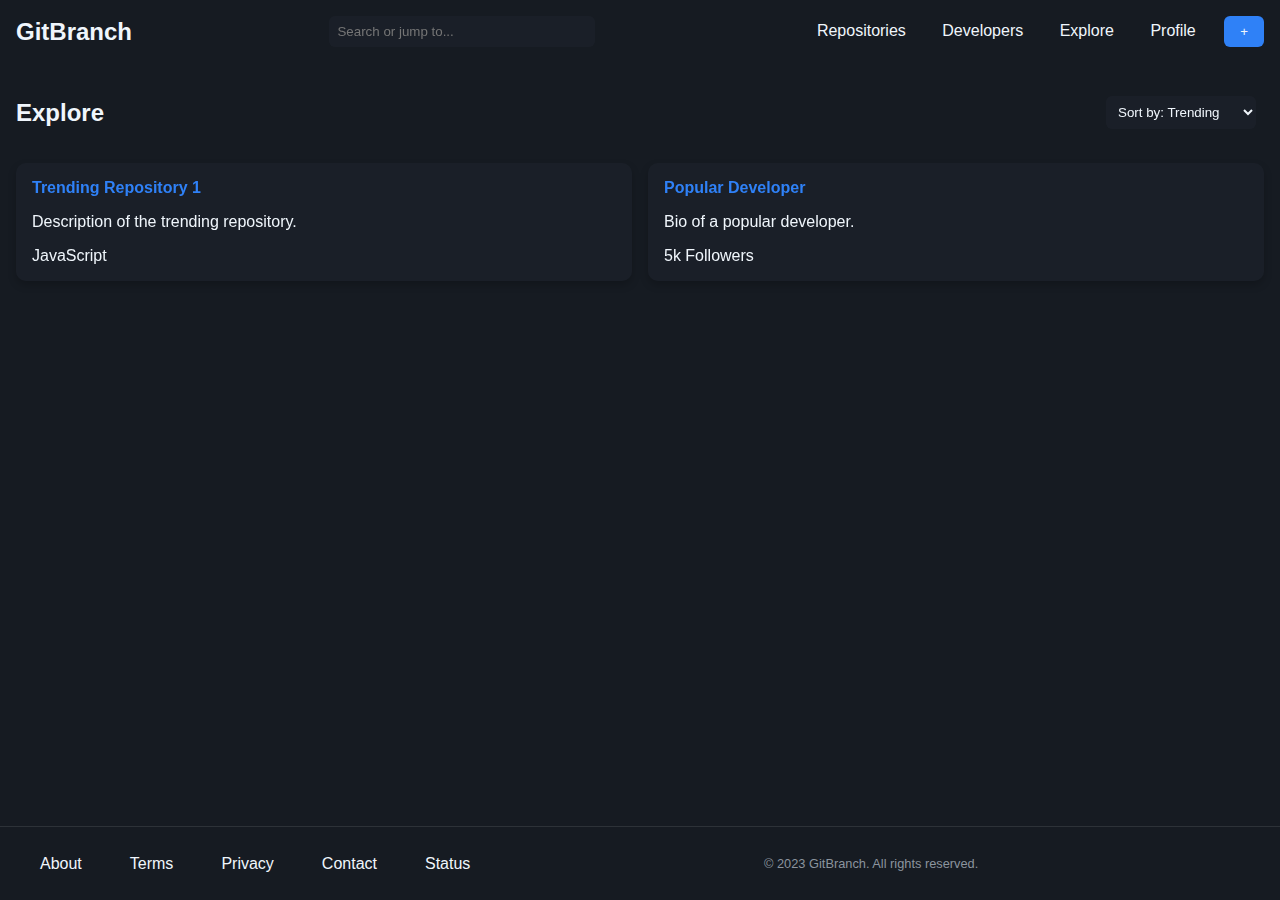
<file: docs/explore.html>
<!DOCTYPE html>
<html lang="en">
<head>
 <meta charset="UTF-8">
 <meta name="viewport" content="width=device-width, initial-scale=1.0">
 <title>Explore</title>
 <link rel="stylesheet" href="style.css">
</head>
<body>
 <header>
 <div class="logo">GitBranch</div>
 <div class="search-bar">
 <input type="text" placeholder="Search or jump to...">
 </div>
 <nav>
 <a href="repositories.html">Repositories</a>
 <a href="developers.html">Developers</a>
 <a href="explore.html">Explore</a>
 <div class="profile-dropdown">
 <a href="#">Profile</a>
 <div class="dropdown-content">
 <a href="#">Your Profile</a>
 <a href="#">Settings</a>
 <a href="#">Sign Out</a>
 </div>
 </div>
 <button class="plus-button">+</button>
 </nav>
 </header>

 <main>
 <section class="explore-page">
 <div class="top-bar">
 <h2>Explore</h2>
 <div class="filters">
 <select>
 <option>Sort by: Trending</option>
 <option>Sort by: Most Stars</option>
 <option>Sort by: Newest</option>
 </select>
 </div>
 </div>

 <div class="explore-content">
 <div class="explore-item">
 <a href="#" class="explore-item-name">Trending Repository 1</a>
 <p class="explore-item-description">Description of the trending repository.</p>
 <span class="explore-item-language">JavaScript</span>
 </div>
 <div class="explore-item">
 <a href="#" class="explore-item-name">Popular Developer</a>
 <p class="explore-item-description">Bio of a popular developer.</p>
 <span class="explore-item-followers">5k Followers</span>
 </div>
 </div>
 </section>
 </main>

 <footer>
 <nav>
 <a href="#">About</a>
 <a href="#">Terms</a>
 <a href="#">Privacy</a>
 <a href="#">Contact</a>
 <a href="#">Status</a>
 </nav>
 <p>&copy; 2023 GitBranch. All rights reserved.</p>
 <div class="social-icons"></div>
 </footer>
 <script src="script.js"></script>
</body>
</html>
</file>
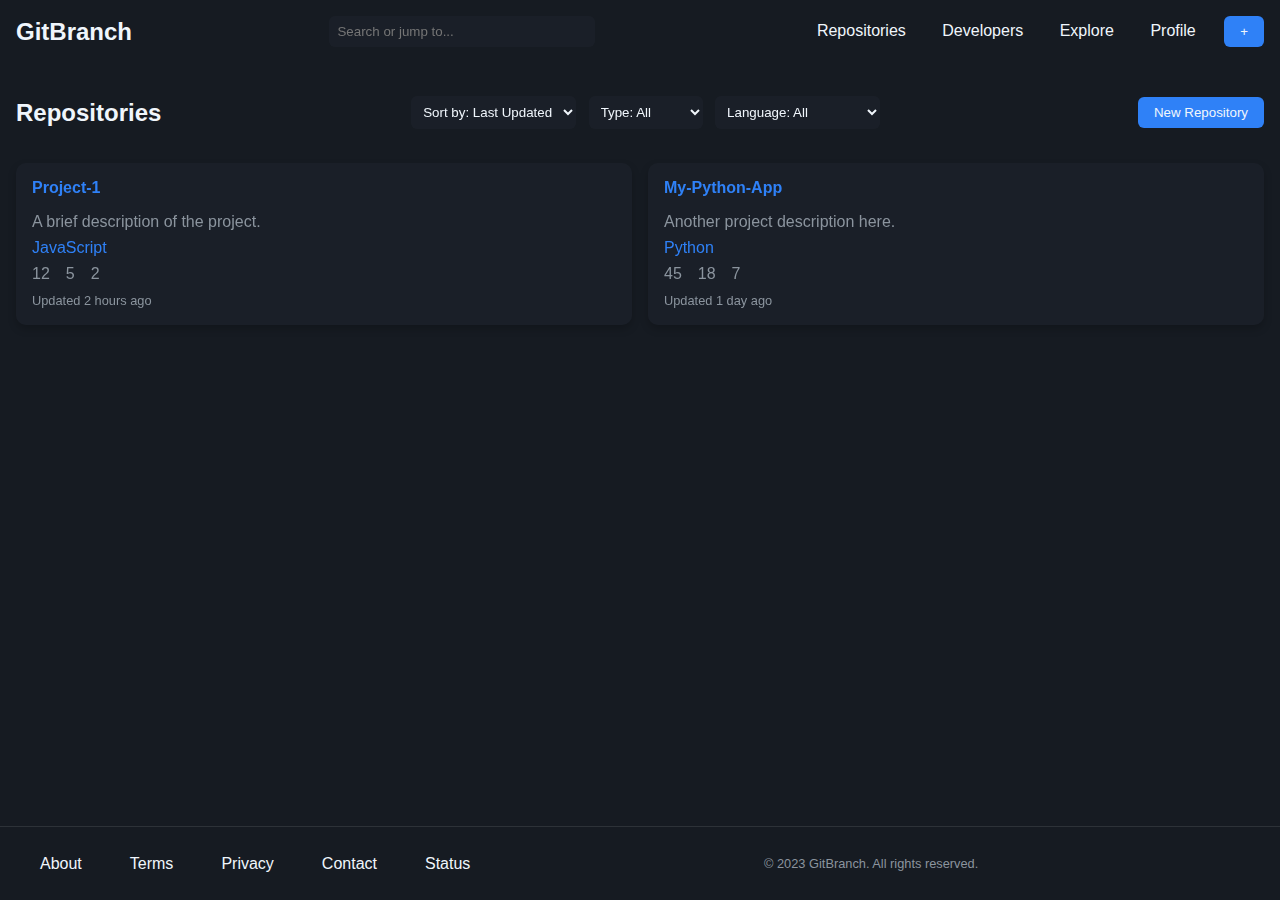
<file: docs/repositories.html>
<!DOCTYPE html>
<html lang="en">
<head>
    <meta charset="UTF-8">
    <meta name="viewport" content="width=device-width, initial-scale=1.0">
    <title>Repositories</title>
    <link rel="stylesheet" href="style.css">
</head>
<body>
    <header>
        <div class="logo">GitBranch</div>
        <div class="search-bar">
            <input type="text" placeholder="Search or jump to...">
        </div>
        <nav>
            <a href="repositories.html">Repositories</a>
            <a href="developers.html">Developers</a>
            <a href="explore.html">Explore</a>
            <div class="profile-dropdown">
                <a href="#">Profile</a>
                <div class="dropdown-content">
                    <a href="#">Your Profile</a>
                    <a href="#">Settings</a>
                    <a href="#">Sign Out</a>
                </div>
            </div>
            <button class="plus-button">+</button>
        </nav>
    </header>

    <main>
        <section class="repositories-page">
            <div class="top-bar">
                <h2>Repositories</h2>
                <div class="filters">
                    <select>
                        <option>Sort by: Last Updated</option>
                        <option>Sort by: Name</option>
                        <option>Sort by: Stars</option>
                    </select>
                    <select>
                        <option>Type: All</option>
                        <option>Type: Public</option>
                        <option>Type: Private</option>
                    </select>
                    <select>
                        <option>Language: All</option>
                        <option>Language: JavaScript</option>
                        <option>Language: Python</option>
                    </select>
                </div>
                <button class="btn-new-repo">New Repository</button>
            </div>

            <div class="repository-list">
                <div class="repo-card">
                    <a href="#" class="repo-name">Project-1</a>
                    <p class="repo-description">A brief description of the project.</p>
                    <span class="repo-language">JavaScript</span>
                    <div class="repo-stats">
                        <span><i class="star-icon"></i> 12</span>
                        <span><i class="fork-icon"></i> 5</span>
                        <span><i class="watch-icon"></i> 2</span>
                    </div>
                    <span class="repo-updated">Updated 2 hours ago</span>
                </div>
                <div class="repo-card">
                    <a href="#" class="repo-name">My-Python-App</a>
                    <p class="repo-description">Another project description here.</p>
                    <span class="repo-language">Python</span>
                    <div class="repo-stats">
                        <span><i class="star-icon"></i> 45</span>
                        <span><i class="fork-icon"></i> 18</span>
                        <span><i class="watch-icon"></i> 7</span>
                    </div>
                    <span class="repo-updated">Updated 1 day ago</span>
                </div>
            </div>
        </section>
    </main>

    <footer>
        <nav>
            <a href="#">About</a>
            <a href="#">Terms</a>
            <a href="#">Privacy</a>
            <a href="#">Contact</a>
            <a href="#">Status</a>
        </nav>
        <p>&copy; 2023 GitBranch. All rights reserved.</p>
        <div class="social-icons">
           </div>
    </footer>
<script  src="script.js"></script>
</body>
</html>
</file>
<file: docs/style.css>
/* General Styles */
body {
    font-family: 'Inter', sans-serif;
    background-color: #161b22;
    color: #f0f6fc;
    margin: 0;
    padding: 0;
    display: flex;
    flex-direction: column;
    min-height: 100vh;
}

a {
    color: #2f81f7;
    text-decoration: none;
}

a:hover {
    text-decoration: underline;
}

header,
footer {
    background-color: #161b22;
    padding: 1rem;
    display: flex;
    justify-content: space-between;
    align-items: center;
}

.logo {
    font-weight: bold;
    font-size: 1.5rem;
}

.search-bar input {
    background-color: rgba(30, 35, 45, 0.6);
    border: none;
    padding: 0.5rem;
    border-radius: 6px;
    color: #f0f6fc;
    backdrop-filter: blur(10px);
    width: 250px;
}

nav a {
    color: #f0f6fc;
    margin-left: 1rem;
    padding: 0.5rem;
    border-radius: 6px;
    transition: background-color 0.3s ease;
}

nav a:hover {
    background-color: rgba(255, 255, 255, 0.1);
    text-decoration: none;
}

.profile-dropdown {
    position: relative;
    display: inline-block;
}

.dropdown-content {
    display: none;
    position: absolute;
    background-color: rgba(30, 35, 45, 0.9);
    min-width: 160px;
    box-shadow: 0px 8px 16px 0px rgba(0,0,0,0.2);
    z-index: 1;
    border-radius: 6px;
    backdrop-filter: blur(10px);
    right: 0;
}

.profile-dropdown:hover .dropdown-content {
    display: block;
}

.dropdown-content a {
    color: #f0f6fc;
    padding: 12px 16px;
    text-decoration: none;
    display: block;
}

.plus-button {
    background-color: #2f81f7;
    color: #f0f6fc;
    border: none;
    padding: 0.5rem 1rem;
    border-radius: 6px;
    cursor: pointer;
    margin-left: 1rem;
}

main {
    flex: 1;
    padding: 1rem;
}

/* Hero Section */
.hero {
    background-image: url('https://images.unsplash.com/photo-1684493786877-744385d18590'); /* Blurry background */
    background-size: cover;
    background-position: center;
    display: flex;
    justify-content: center;
    align-items: center;
    padding: 4rem 0;
    position: relative;
    min-height: 400px;
}

.hero::before{
 content: '';
    position: absolute;
    top: 0;
    left: 0;
    width: 100%;
    height: 100%;
    background-color: rgba(0,0,0,0.5);

}

.hero-panel {
    background-color: rgba(30, 35, 45, 0.6);
    backdrop-filter: blur(10px);
    border-radius: 10px;
    padding: 2rem;
    text-align: center;
    box-shadow: 0 4px 8px rgba(0, 0, 0, 0.2);
    position: relative;
    z-index:1;
}

.hero h1 {
    font-size: 2.5rem;
    margin-bottom: 1rem;
}

.hero p {
    font-size: 1.2rem;
    margin-bottom: 2rem;
    color: #8b949e;
}

.hero-buttons button {
    margin: 0 0.5rem;
    padding: 0.75rem 1.5rem;
    border-radius: 6px;
    font-size: 1rem;
    cursor: pointer;
    transition: background-color 0.3s ease;
}

.btn-signup {
    background-color: #2f81f7;
    color: #f0f6fc;
    border: none;
}

.btn-explore {
    background-color: rgba(30, 35, 45, 0.6);
    color: #f0f6fc;
    border: 1px solid rgba(255, 255, 255, 0.1);
}

/* Features Section */
.features {
    display: flex;
    justify-content: space-around;
    flex-wrap: wrap;
    padding: 2rem 0;
}

.feature-card {
    background-color: rgba(30, 35, 45, 0.6);
    backdrop-filter: blur(10px);
    border-radius: 10px;
    padding: 1.5rem;
    margin: 1rem;
    width: 300px;
    text-align: center;
    box-shadow: 0 4px 8px rgba(0, 0, 0, 0.2);
}

.feature-card img {
    margin-bottom: 1rem;
}

.feature-card h3 {
    margin-bottom: 0.5rem;
}

/* Call to Action */
.cta {
    display: flex;
    justify-content: center;
    align-items: center;
    padding: 4rem 0;
}

.cta-panel {
    background-color: rgba(30, 35, 45, 0.6);
    backdrop-filter: blur(10px);
    border-radius: 10px;
    padding: 2rem;
    text-align: center;
    box-shadow: 0 4px 8px rgba(0, 0, 0, 0.2);
}

.btn-get-started {
    background-color: #2f81f7;
    color: #f0f6fc;
    border: none;
    padding: 0.75rem 1.5rem;
    border-radius: 6px;
    font-size: 1rem;
    cursor: pointer;
    transition: background-color 0.3s ease;
}

/* Repositories Page */
.repositories-page .top-bar,
.developers-page .top-bar,
.explore-page .top-bar
 {
    display: flex;
    justify-content: space-between;
    align-items: center;
    margin-bottom: 1rem;
}

.repositories-page .filters select,
.developers-page .filters select,
.explore-page .filters select
{
    background-color: rgba(30, 35, 45, 0.6);
    color: #f0f6fc;
    border: none;
    padding: 0.5rem;
    border-radius: 6px;
    margin-right: 0.5rem;
    backdrop-filter: blur(10px);
}

.btn-new-repo {
    background-color: #2f81f7;
    color: #f0f6fc;
    border: none;
    padding: 0.5rem 1rem;
    border-radius: 6px;
    cursor: pointer;
}

.repository-list {
    display: grid;
    grid-template-columns: repeat(auto-fit, minmax(300px, 1fr));
    gap: 1rem;
}

.repo-card {
    background-color: rgba(30, 35, 45, 0.6);
    backdrop-filter: blur(10px);
    border-radius: 10px;
    padding: 1rem;
    box-shadow: 0 4px 8px rgba(0, 0, 0, 0.2);
    transition: transform 0.3s ease, background-color 0.3s ease;
}

.repo-card:hover {
    transform: translateY(-5px);
    background-color: rgba(40, 45, 55, 0.7);
}

.repo-name {
    font-weight: bold;
    display: block;
    margin-bottom: 0.5rem;
}

.repo-description {
    color: #8b949e;
    margin-bottom: 0.5rem;
}

.repo-language {
    color: #2f81f7;
    margin-bottom: 0.5rem;
    display: inline-block;
}

.repo-stats {
    display: flex;
    gap: 1rem;
    color: #8b949e;
    margin-bottom: 0.5rem;
}

.repo-updated {
    color: #8b949e;
    font-size: 0.8rem;
}

/* Developers Page */
.developer-list {
    display: grid;
    grid-template-columns: repeat(auto-fit, minmax(250px, 1fr));
    gap: 1rem;
}

.developer-card {
    background-color: rgba(30, 35, 45, 0.6);
    backdrop-filter: blur(10px);
    border-radius: 10px;
    padding: 1rem;
    box-shadow: 0 4px 8px rgba(0, 0, 0, 0.2);
    text-align: center;
    transition: transform 0.3s ease, background-color 0.3s ease;
}

.developer-card:hover {
    transform: translateY(-5px);
    background-color: rgba(40, 45, 55, 0.7);
}

.avatar {
    border-radius: 50%;
    margin-bottom: 0.5rem;
    border: 2px solid rgba(255, 255, 255, 0.1);
}

.username {
    font-weight: bold;
    display: block;
    margin-bottom: 0.25rem;
}

.name {
    color: #8b949e;
    margin-bottom: 0.5rem;
}

.bio {
    color: #8b949e;
    margin-bottom: 0.5rem;
}

.followers {
    color: #2f81f7;
    margin-bottom: 0.5rem;
}

/* Explore Page */
.explore-content {
    display: grid;
    grid-template-columns: repeat(auto-fit, minmax(250px, 1fr));
    gap: 1rem;
}

.explore-item {
    background-color: rgba(30, 35, 45, 0.6);
    backdrop-filter: blur(10px);
    border-radius: 10px;
    padding: 1rem;
    box-shadow: 0 4px 8px rgba(0, 0, 0, 0.2);
}

.explore-item-name {
    font-weight: bold;
    display: block;
    margin-bottom: 0.5rem;
}

/* Footer */
footer {
    margin-top: auto;
    border-top: 1px solid rgba(255, 255, 255, 0.1);
}

footer nav {
    display: flex;
    gap: 1rem;
}

footer p {
    color: #8b949e;
    font-size: 0.8rem;
}

/* Responsive adjustments */

@media (max-width: 768px) {
    header {
        flex-direction: column;
        align-items: flex-start;
    }

    .search-bar {
        margin: 1rem 0;
    }
    .search-bar input{
        width: 200px;
    }

    nav {
        width: 100%;
        display: flex;
        flex-wrap: wrap;
        justify-content: flex-start; /* Keep items to the left */
        margin-top: 0.5rem; /* Add some space above the nav items */
    }

    nav a {
        margin-left: 0;
        margin-right: 1rem; /* Use margin-right for spacing */
        margin-bottom: 0.5rem; /* Add some space below each item */
    }
    .hero-panel{
        width: 90%;
    }

    .plus-button {
        margin-left: 0;
        margin-top: 0.5rem;
    }

    .profile-dropdown {
        margin-top: 0.5rem;
    }

    .repositories-page .top-bar,
    .developers-page .top-bar,
    .explore-page .top-bar
     {
        flex-direction: column;
        align-items: flex-start;
    }

    .filters {
        margin-bottom: 1rem;
    }
    .filters select{
        margin-bottom: 0.5rem;
    }

}
</file>
